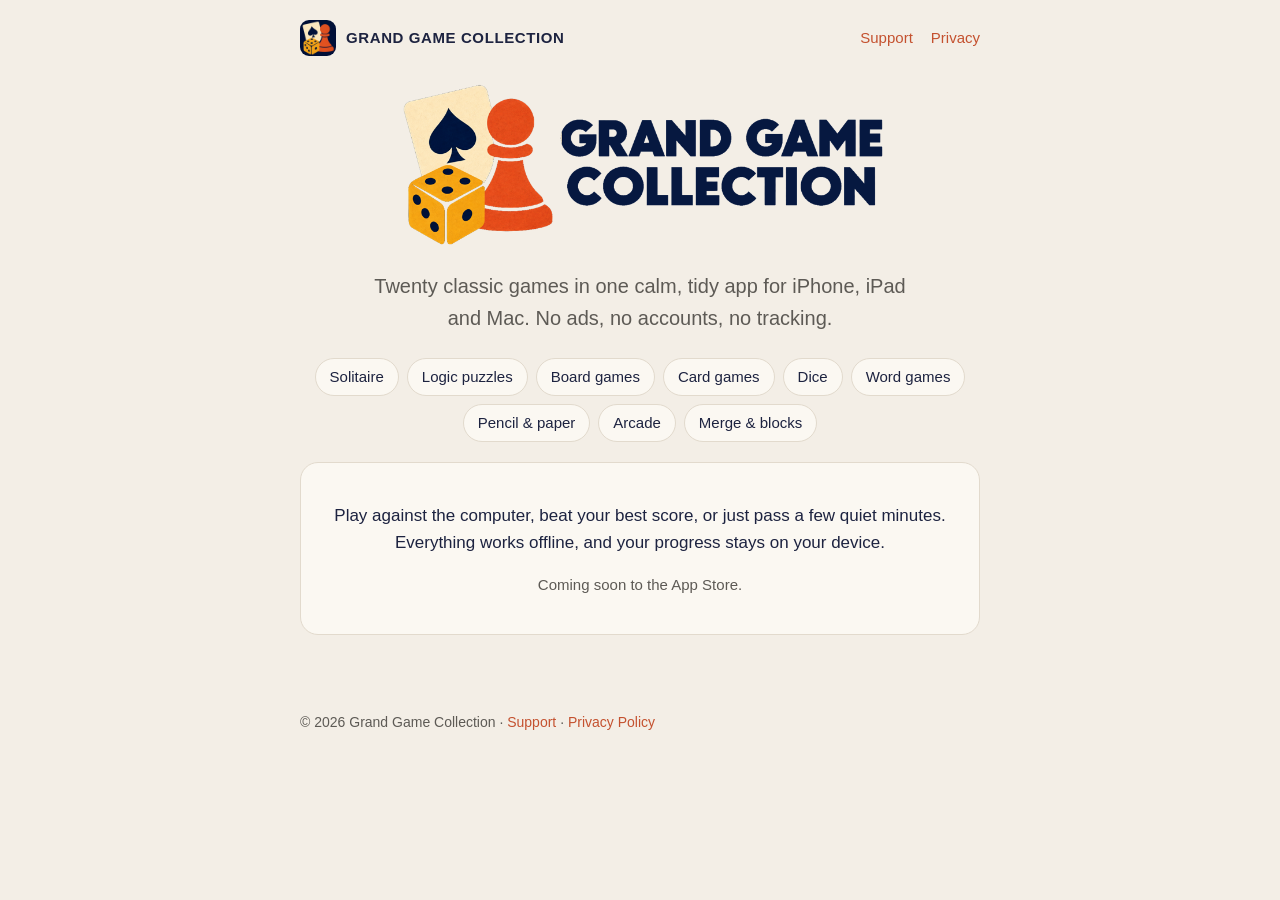
<file: index.html>
<!doctype html>
<html lang="en">
<head>
<meta charset="utf-8">
<meta name="viewport" content="width=device-width, initial-scale=1">
<title>Grand Game Collection</title>
<meta name="description" content="Twenty classic games in one app for iPhone, iPad and Mac. No ads, no accounts, no tracking.">
<link rel="icon" href="/favicon.png">
<link rel="stylesheet" href="/assets/site.css">
</head>
<body>
<header>
<a class="home" href="/"><img src="/assets/icon.png" alt="">Grand Game Collection</a>
<nav><a href="/support/">Support</a><a href="/privacy/">Privacy</a></nav>
</header>
<main class="hero">
<img class="logo" src="/assets/logo.png" alt="Grand Game Collection" width="900" height="300">
<p class="lead">Twenty classic games in one calm, tidy app for iPhone, iPad and Mac. No ads, no accounts, no tracking.</p>
<ul class="cats">
<li>Solitaire</li><li>Logic puzzles</li><li>Board games</li><li>Card games</li><li>Dice</li><li>Word games</li><li>Pencil &amp; paper</li><li>Arcade</li><li>Merge &amp; blocks</li>
</ul>
<div class="card">
<p>Play against the computer, beat your best score, or just pass a few quiet minutes. Everything works offline, and your progress stays on your device.</p>
<p class="muted">Coming soon to the App Store.</p>
</div>
</main>
<footer>© 2026 Grand Game Collection · <a href="/support/">Support</a> · <a href="/privacy/">Privacy Policy</a></footer>
</body>
</html>
</file>
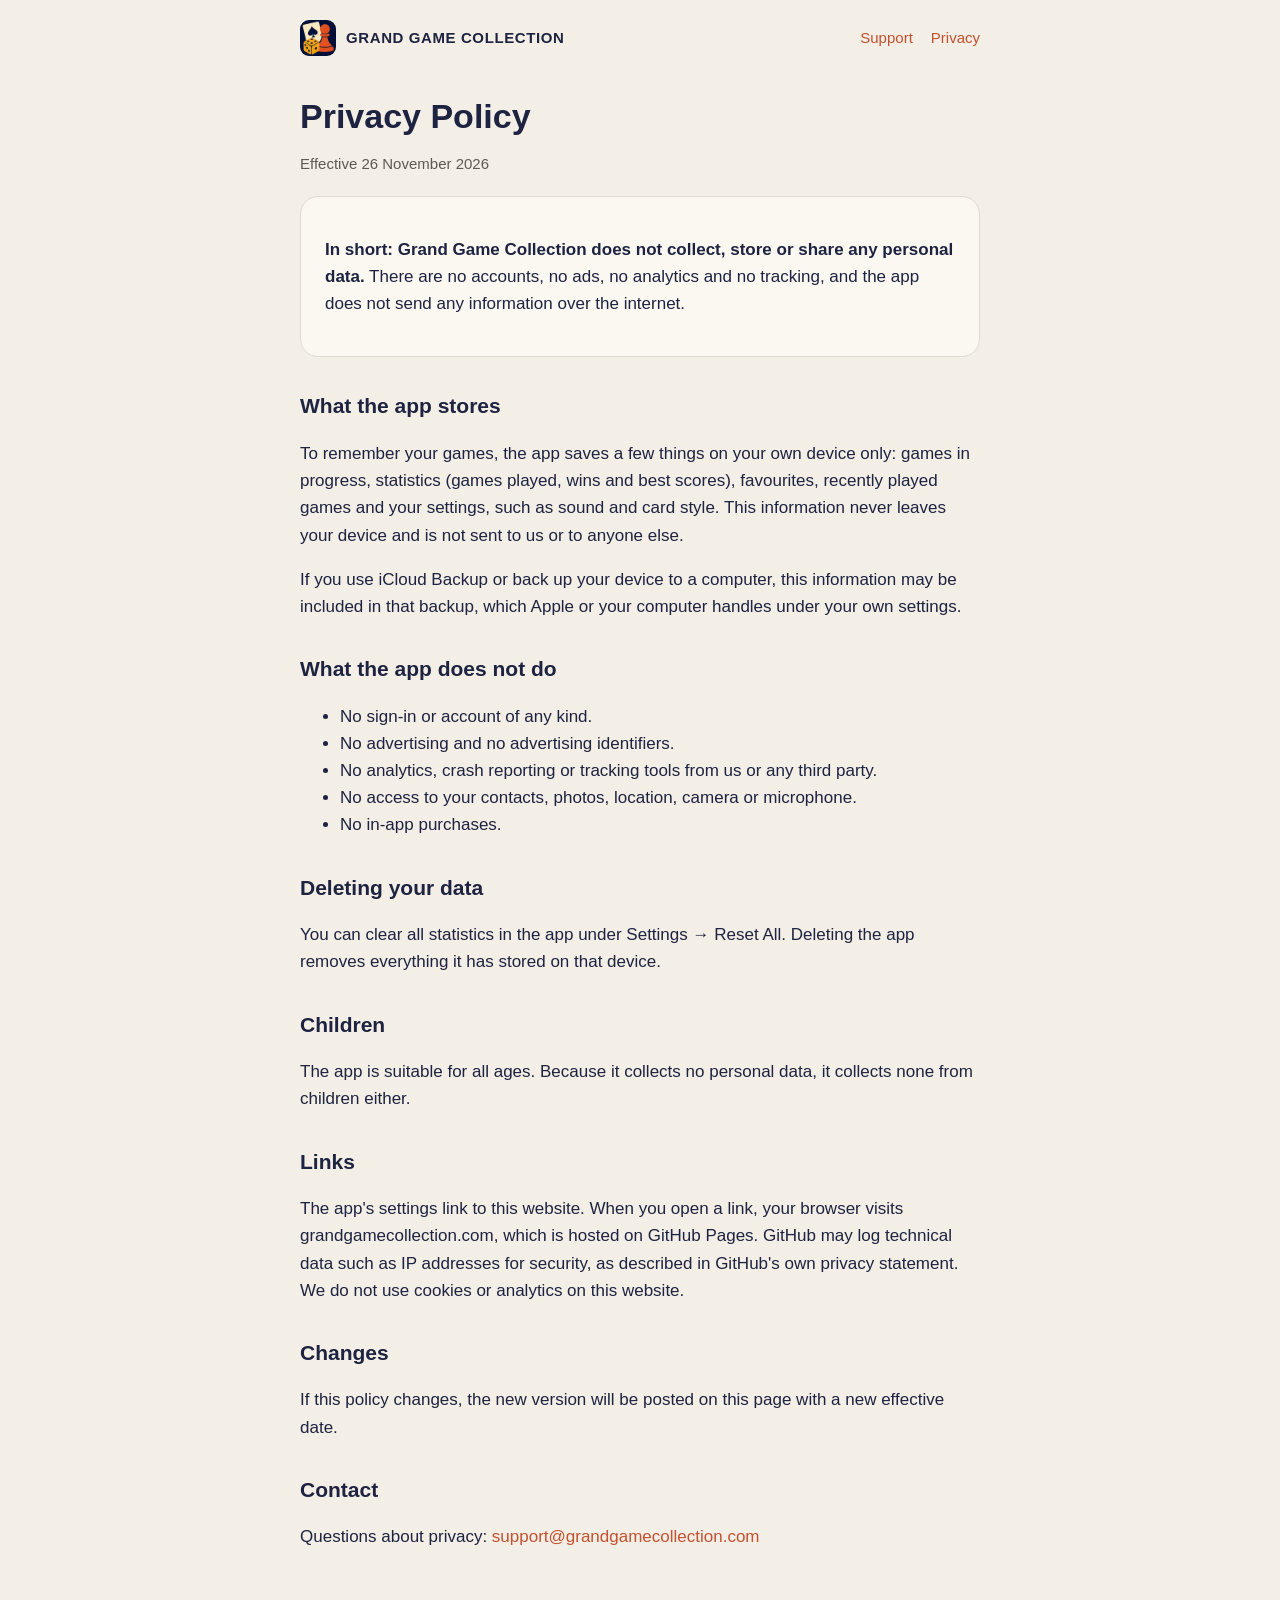
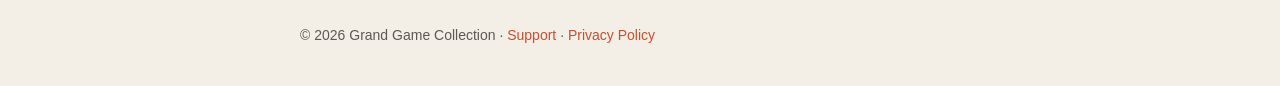
<file: privacy/index.html>
<!doctype html>
<html lang="en">
<head>
<meta charset="utf-8">
<meta name="viewport" content="width=device-width, initial-scale=1">
<title>Privacy Policy · Grand Game Collection</title>
<meta name="description" content="Grand Game Collection collects no personal data.">
<link rel="icon" href="/favicon.png">
<link rel="stylesheet" href="/assets/site.css">
</head>
<body>
<header>
<a class="home" href="/"><img src="/assets/icon.png" alt="">Grand Game Collection</a>
<nav><a href="/support/">Support</a><a href="/privacy/">Privacy</a></nav>
</header>
<main>
<h1>Privacy Policy</h1>
<p class="muted">Effective 26 November 2026</p>
<div class="card"><p><strong>In short: Grand Game Collection does not collect, store or share any personal data.</strong> There are no accounts, no ads, no analytics and no tracking, and the app does not send any information over the internet.</p></div>
<h2>What the app stores</h2>
<p>To remember your games, the app saves a few things on your own device only: games in progress, statistics (games played, wins and best scores), favourites, recently played games and your settings, such as sound and card style. This information never leaves your device and is not sent to us or to anyone else.</p>
<p>If you use iCloud Backup or back up your device to a computer, this information may be included in that backup, which Apple or your computer handles under your own settings.</p>
<h2>What the app does not do</h2>
<ul>
<li>No sign-in or account of any kind.</li>
<li>No advertising and no advertising identifiers.</li>
<li>No analytics, crash reporting or tracking tools from us or any third party.</li>
<li>No access to your contacts, photos, location, camera or microphone.</li>
<li>No in-app purchases.</li>
</ul>
<h2>Deleting your data</h2>
<p>You can clear all statistics in the app under Settings → Reset All. Deleting the app removes everything it has stored on that device.</p>
<h2>Children</h2>
<p>The app is suitable for all ages. Because it collects no personal data, it collects none from children either.</p>
<h2>Links</h2>
<p>The app's settings link to this website. When you open a link, your browser visits grandgamecollection.com, which is hosted on GitHub Pages. GitHub may log technical data such as IP addresses for security, as described in GitHub's own privacy statement. We do not use cookies or analytics on this website.</p>
<h2>Changes</h2>
<p>If this policy changes, the new version will be posted on this page with a new effective date.</p>
<h2>Contact</h2>
<p>Questions about privacy: <a href="mailto:support@grandgamecollection.com">support@grandgamecollection.com</a></p>
</main>
<footer>© 2026 Grand Game Collection · <a href="/support/">Support</a> · <a href="/privacy/">Privacy Policy</a></footer>
</body>
</html>
</file>
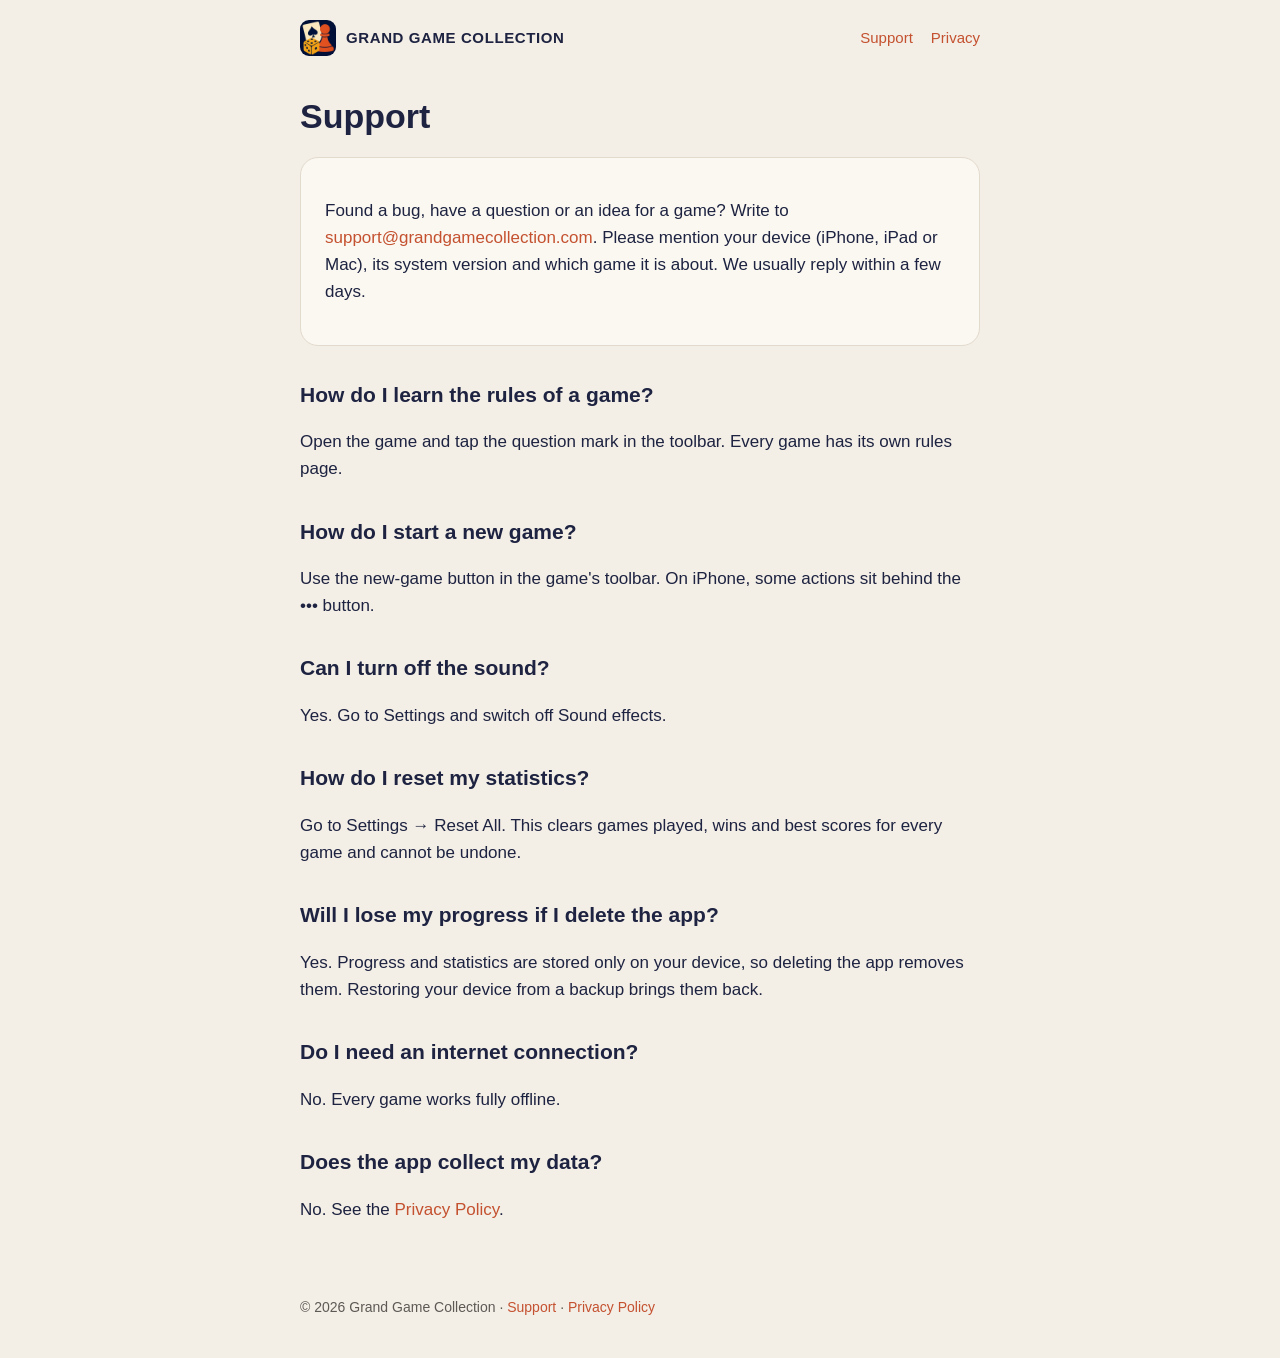
<file: support/index.html>
<!doctype html>
<html lang="en">
<head>
<meta charset="utf-8">
<meta name="viewport" content="width=device-width, initial-scale=1">
<title>Support · Grand Game Collection</title>
<meta name="description" content="Help and contact for Grand Game Collection.">
<link rel="icon" href="/favicon.png">
<link rel="stylesheet" href="/assets/site.css">
</head>
<body>
<header>
<a class="home" href="/"><img src="/assets/icon.png" alt="">Grand Game Collection</a>
<nav><a href="/support/">Support</a><a href="/privacy/">Privacy</a></nav>
</header>
<main>
<h1>Support</h1>
<div class="card"><p>Found a bug, have a question or an idea for a game? Write to <a href="mailto:support@grandgamecollection.com">support@grandgamecollection.com</a>. Please mention your device (iPhone, iPad or Mac), its system version and which game it is about. We usually reply within a few days.</p></div>
<h2>How do I learn the rules of a game?</h2>
<p>Open the game and tap the question mark in the toolbar. Every game has its own rules page.</p>
<h2>How do I start a new game?</h2>
<p>Use the new-game button in the game's toolbar. On iPhone, some actions sit behind the ••• button.</p>
<h2>Can I turn off the sound?</h2>
<p>Yes. Go to Settings and switch off Sound effects.</p>
<h2>How do I reset my statistics?</h2>
<p>Go to Settings → Reset All. This clears games played, wins and best scores for every game and cannot be undone.</p>
<h2>Will I lose my progress if I delete the app?</h2>
<p>Yes. Progress and statistics are stored only on your device, so deleting the app removes them. Restoring your device from a backup brings them back.</p>
<h2>Do I need an internet connection?</h2>
<p>No. Every game works fully offline.</p>
<h2>Does the app collect my data?</h2>
<p>No. See the <a href="/privacy/">Privacy Policy</a>.</p>
</main>
<footer>© 2026 Grand Game Collection · <a href="/support/">Support</a> · <a href="/privacy/">Privacy Policy</a></footer>
</body>
</html>
</file>
<file: assets/site.css>
:root{--bg:#f3eee6;--card:#fbf8f2;--ink:#1d2340;--muted:#5d5a55;--accent:#c4512f;--line:#e2dacd}
@media (prefers-color-scheme:dark){:root{--bg:#15161c;--card:#1f2029;--ink:#efe9df;--muted:#a9a39a;--accent:#e2774f;--line:#33343f}}
*{box-sizing:border-box}
body{margin:0;background:var(--bg);color:var(--ink);font:17px/1.6 -apple-system,BlinkMacSystemFont,"Segoe UI",Roboto,Helvetica,Arial,sans-serif}
main{max-width:720px;margin:0 auto;padding:32px 20px 56px}
header{display:flex;align-items:center;justify-content:space-between;gap:16px;flex-wrap:wrap;max-width:720px;margin:0 auto;padding:20px 20px 0}
header a.home{display:flex;align-items:center;gap:10px;font-weight:800;letter-spacing:.04em;text-transform:uppercase;font-size:15px}
header img{width:36px;height:36px;border-radius:9px}
nav{display:flex;gap:18px;font-size:15px}
a{color:var(--accent);text-decoration:none}
a:hover{text-decoration:underline}
header a.home{color:var(--ink)}
h1{font-size:34px;line-height:1.2;margin:8px 0 12px}
h2{font-size:21px;margin:32px 0 6px}
p,li{color:var(--ink)}
.muted{color:var(--muted);font-size:15px}
.card{background:var(--card);border:1px solid var(--line);border-radius:18px;padding:22px 24px;margin:20px 0}
.hero{text-align:center;padding-top:24px}
.hero img.logo{width:100%;max-width:520px;height:auto}
@media (prefers-color-scheme:dark){.hero img.logo{background:#f3eee6;border-radius:20px;padding:10px 18px}}
.lead{font-size:20px;color:var(--muted);max-width:560px;margin:8px auto 0}
.cats{display:flex;flex-wrap:wrap;justify-content:center;gap:8px;padding:0;margin:24px 0 0;list-style:none}
.cats li{background:var(--card);border:1px solid var(--line);border-radius:999px;padding:6px 14px;font-size:15px}
footer{max-width:720px;margin:0 auto;padding:0 20px 40px;color:var(--muted);font-size:14px}
</file>
